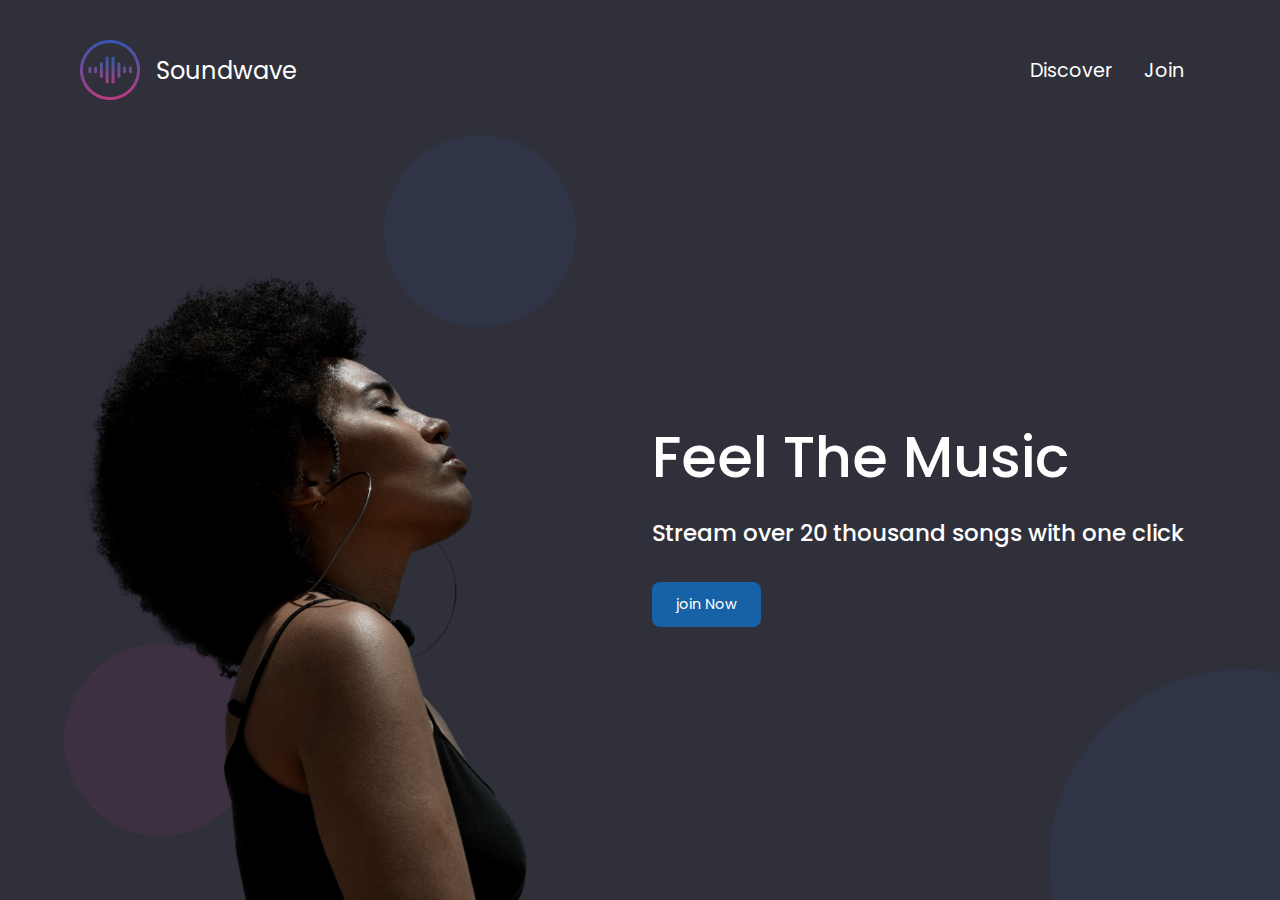
<file: Spotify Clone/index.html>
<!DOCTYPE html>
<html lang="en">
  <head>
    <meta charset="UTF-8" />
    <meta name="viewport" content="width=device-width, initial-scale=1.0" />
    <title>Spofity Clone</title>
    <link rel="stylesheet" href="styles.css" />
    <link rel="stylesheet" href="index.css" />
  </head>
  <body class="container full-height-grow">
    <header class="main-header">
      <a href="/" class="brand-logo">
        <img src="images/logo.png" />
        <div class="brand-logo-name">Soundwave</div>
      </a>
      <nav class="main-nav">
        <ul>
          <li><a href="discover.html">Discover</a></li>
          <li><a href="join.html">Join</a></li>
        </ul>
      </nav>
    </header>
    <section class="home-main-section">
      <div class="img-wrapper">
        <div class="lady-image"></div>
      </div>
      <div class="call-to-action">
        <h1 class="title">Feel The Music</h1>
        <span class="subtitle"
          >Stream over 20 thousand songs with one click</span
        >
        <a href="join.html" class="btn">join Now</a>
      </div>
    </section>
    <div class="home-page-circle-1"></div>
    <div class="home-page-circle-2"></div>
    <div class="home-page-circle-3"></div>
  </body>
</html>
</file>
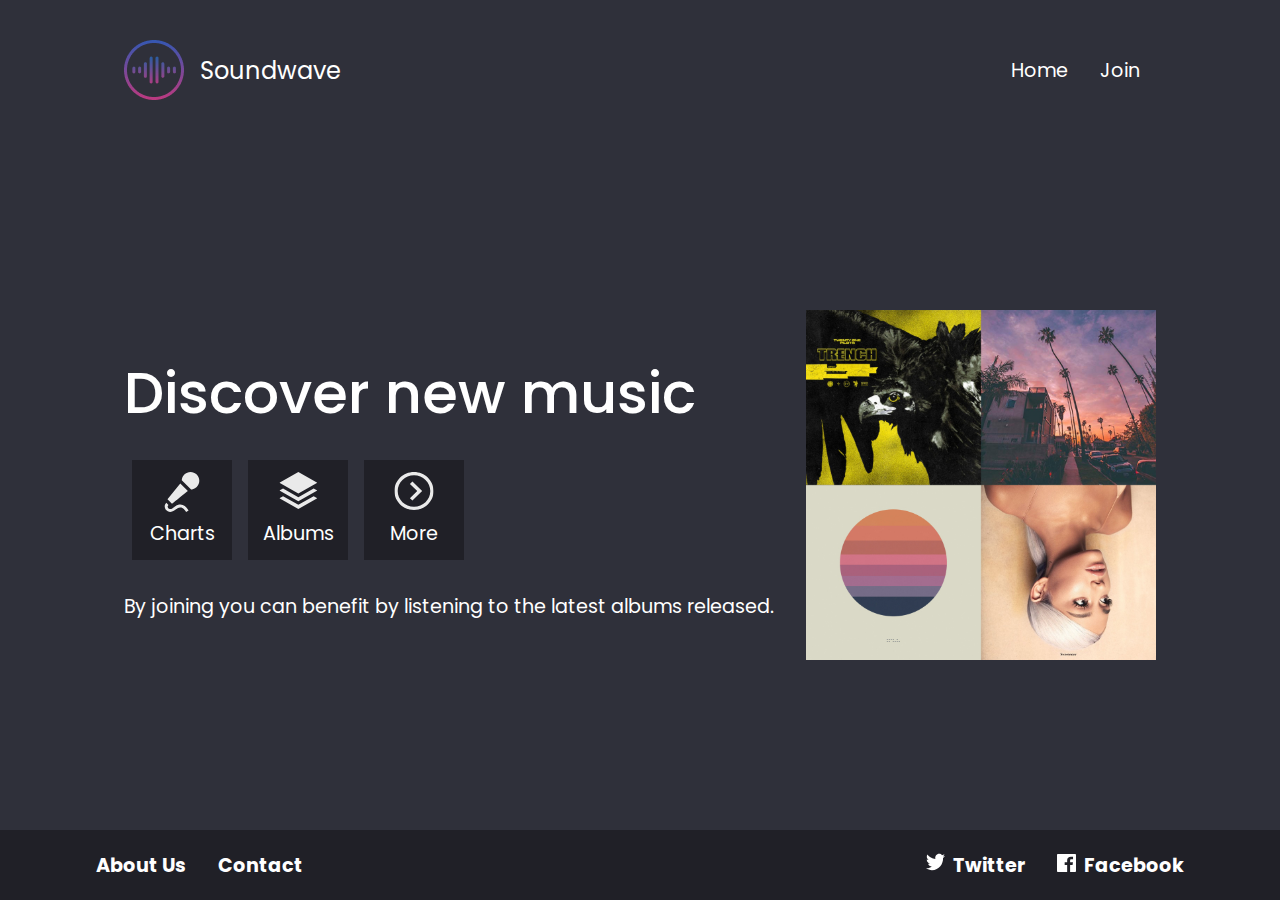
<file: Spotify Clone/discover.html>
<!DOCTYPE html>
<html lang="en">

<head>
    <meta charset="UTF-8" />
    <meta name="viewport" content="width=device-width, initial-scale=1.0" />
    <title>Discover</title>
    <link rel="stylesheet" href="styles.css" />
    <link rel="stylesheet" href="discover.css" />
</head>

<body class="full-height-grow">
    <div class="container full-height-grow">
        <header class="main-header">
            <a href="/" class="brand-logo">
                <img src="images/logo.png" />
                <div class="brand-logo-name">Soundwave</div>
            </a>
            <nav class="main-nav">
                <ul>
                    <li><a href="index.html">Home</a></li>
                    <li><a href="join.html">Join</a></li>
                </ul>
            </nav>
        </header>
        <section class="discover-main-section">
            <div class="call-to-action">
                <h1 class="title">Discover new music</h1>
                <div class="icon-section">
                    <div class="icon">
                        <img src="images/microphone.svg">
                        Charts
                    </div>
                    <div class="icon">
                        <img src="images/albums.svg">
                        Albums
                    </div>
                    <div class="icon">
                        <img src="images/more.svg">
                        More
                    </div>
                </div>
                By joining you can benefit by listening to the latest albums released.
            </div>
            <img class="covers-image" src="images/covers.jpg">
        </section>
    </div>
    <footer class="main-footer">
        <div class="container">
            <nav class="footer-nav">
                <ul>
                    <li><a href="#">About Us</a></li>
                    <li><a href="#">Contact</a></li>
                </ul>
            </nav>
            <nav class="footer-nav">
                <ul>
                    <li><a href="#" class="social-link">
                            <img src="images/twitter.svg">
                            Twitter</a></li>
                    <li><a href="#" class="social-link">
                            <img src="images/facebook.svg">
                            Facebook</a></li>
                </ul>
            </nav>
        </div>
    </footer>
</body>

</html>
</file>
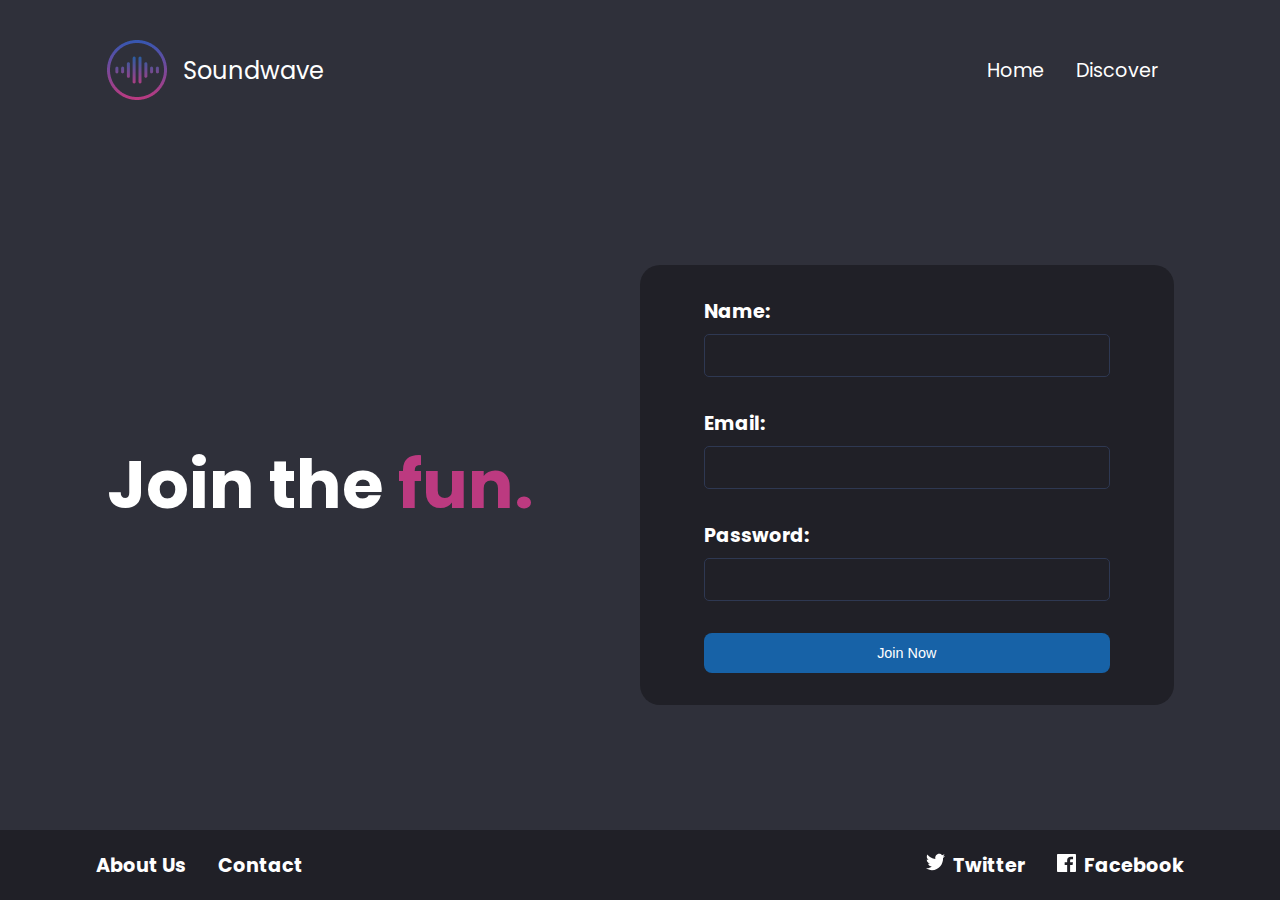
<file: Spotify Clone/join.html>
<!DOCTYPE html>
<html lang="en">

<head>
    <meta charset="UTF-8" />
    <meta name="viewport" content="width=device-width, initial-scale=1.0" />
    <title>Join</title>
    <link rel="stylesheet" href="styles.css" />
    <link rel="stylesheet" href="join.css" />
</head>

<body class="full-height-grow">
    <div class="container full-height-grow">
        <header class="main-header">
            <a href="/" class="brand-logo">
                <img src="images/logo.png" />
                <div class="brand-logo-name">Soundwave</div>
            </a>
            <nav class="main-nav">
                <ul>
                    <li><a href="index.html">Home</a></li>
                    <li><a href="discover.html">Discover</a></li>
                </ul>
            </nav>
        </header>
        <section class="join-main-section">
            <h1 class="join-text">Join the <span class="accent-text">fun.</span></h1>
            <form class="join-form">
                <div class="input-group">
                    <label>Name:</label>
                    <input type="text">
                </div>
                <div class="input-group">
                    <label>Email:</label>
                    <input type="email">
                </div>
                <div class="input-group">
                    <label>Password:</label>
                    <input type="password">
                </div>
                <div class="input-group">
                    <button type="submit" class="btn">Join Now</button>
                </div>
            </form>
        </section>
    </div>
    <footer class="main-footer">
        <div class="container">
            <nav class="footer-nav">
                <ul>
                    <li><a href="#">About Us</a></li>
                    <li><a href="#">Contact</a></li>
                </ul>
            </nav>
            <nav class="footer-nav">
                <ul>
                    <li><a href="#" class="social-link">
                            <img src="images/twitter.svg">
                            Twitter</a></li>
                    <li><a href="#" class="social-link">
                            <img src="images/facebook.svg">
                            Facebook</a></li>
                </ul>
            </nav>
        </div>
    </footer>
</body>

</html>
</file>
<file: Spotify Clone/styles.css>
@import url('https://fonts.googleapis.com/css?family=Poppins:400,500,700');

*,
*::before,
*::after {
    box-sizing: border-box;
}

body {
    padding: 0;
    margin: 0;
    background-color: #2F303A;
    font-family: Poppins, sans-serif;
    font-size: 1.2rem;
    color: white;
    min-height: 100vh;
}

.full-height-grow {
    display: flex;
    flex-direction: column;
}

.brand-logo {
    display: flex;
    align-items: center;
    font-size: 1.25em;
    color: inherit;
    text-decoration: none;
}

.brand-logo-name {
    margin-left: 1rem;
}

.main-nav ul,
.footer-nav ul {
    display: flex;
    margin: 0;
    padding: 0;
    list-style: none;
}

.main-nav a,
.footer-nav a {
    color: inherit;
    text-decoration: none;
    padding: 1rem;
}

.main-nav a:hover,
.footer-nav a:hover {
    color: #adadad;
}

.main-header,
.main-footer {
    display: flex;
    justify-content: space-between;
    align-items: center;
}

.main-header {
    height: 140px;
}

.main-footer {
    height: 70px;
    background-color: #202027;
    font-weight: bold;
}

.social-link img {
    width: 1em;
    margin-right: .25rem;
}

.main-footer .container {
    display: flex;
    justify-content: space-between;
}

.container {
    flex-grow: 1;
    max-width: 1200px;
    margin: 0 auto;
    padding: 0 40px;
}

.title {
    font-weight: 500;
    font-size: 3em;
    margin-bottom: 1rem;
    margin-top: 0;
}

.subtitle {
    font-weight: 500;
    font-size: 1.2em;
    margin-bottom: 2rem;
}

.btn {
    color: white;
    background-color: #1762a7;
    padding: .75rem 1.5rem;
    border-radius: .5rem;
    text-decoration: none;
    font-size: .9rem;
    outline: none;
    border: none;
    cursor: pointer;
}

.btn:hover {
    background-color: #2180d8;
}

.btn:focus {
    background-color: #2796ff;
}
</file>
<file: Spotify Clone/index.css>
.home-main-section {
      display: flex;
      align-items: stretch;
      justify-content: space-between;
      flex-grow: 1;
  }

  .home-main-section .img-wrapper {
      flex-grow: 1;
      flex-direction: column;
      display: flex;
      align-items: stretch;
      justify-content: flex-end;
  }

  .home-main-section .lady-image {
      background-image: url(images/landing-page-girl.png);
      flex-grow: 1;
      max-height: 70vh;
      min-width: 30vw;
      background-size: contain;
      background-repeat: no-repeat;
      background-position: bottom left;
  }

  .home-main-section .call-to-action {
      display: flex;
      flex-direction: column;
      align-items: flex-start;
      margin: 1rem;
      align-self: center;
  }

  @media (max-width: 900px) {
      .home-main-section .img-wrapper {
          display: none;
      }

      .home-main-section {
          justify-content: center;
      }
  }

  .home-page-circle-1 {
      position: absolute;
      width: 10em;
      height: 10em;
      border-radius: 50%;
      background-color: rgba(188, 58, 128, .1);
      bottom: 5vw;
      left: 5vw;
      z-index: -1;
  }

  .home-page-circle-2 {
      position: absolute;
      width: 10em;
      height: 10em;
      border-radius: 50%;
      background-color: rgba(52, 87, 178, .1);
      top: 15vh;
      left: 30vw;
      z-index: -1;
  }

  .home-page-circle-3 {
      position: absolute;
      overflow: hidden;
      /* this hides those scrollbars appearing when object is too big */
      width: 20em;
      height: 20em;
      bottom: 0;
      right: 0;
      z-index: -1;
  }

  /* We will nest a circle within the parent rectangular shape */
  .home-page-circle-3::before {
      content: '';
      transform: translate(40%, 40%);
      position: absolute;
      height: 100%;
      /* this is the % related to the parent */
      width: 100%;
      /* this is the % related to the parent */
      border-radius: 50%;
      background-color: rgba(52, 87, 178, .1);
  }
</file>
<file: Spotify Clone/discover.css>
.discover-main-section {
      display: flex;
      align-items: center;
      justify-content: space-between;
      flex-grow: 1;
  }

  .discover-main-section .covers-image {
      width: 30vw;
      margin-left: 2rem;
      height: auto;
      max-width: 350px;
  }

  .icon-section {
      display: flex;
  }

  .icon {
      display: flex;
      flex-direction: column;
      justify-content: space-between;
      align-items: center;
      margin: .5rem;
      padding: .75rem;
      width: 100px;
      height: 100px;
      background-color: #202027;
      margin-bottom: 2rem;
  }

  .icon img {
      width: 40px;
  }

  @media (max-width: 800px) {
      .discover-main-section {
          flex-direction: column;
          justify-content: center;
      }

      .discover-main-section .covers-image {
          margin-top: 2rem;
          height: 30vh;
          width: auto;
      }
  }
</file>
<file: Spotify Clone/join.css>
.join-main-section {
    display: flex;
    justify-content: space-between;
    align-items: center;
    flex-grow: 1;
}

.join-text {
    font-size: 3.5em;
    font-weight: bold;
    margin: 0;
}

.accent-text {
    color: #bc3a80
}

.join-form {
    background-color: #202027;
    width: 50vw;
    max-width: 50%;
    padding: 2rem 4rem;
    border-radius: 20px;
}

.input-group {
    margin-bottom: 2rem;
    display: flex;
    flex-direction: column;
}

.input-group:last-child {
    margin-bottom: 0;
}

.input-group label {
    font-weight: bold;
    margin-bottom: .5rem;
}

.input-group input {
    outline: none;
    background: none;
    border: 1px solid #2e3852;
    font-size: 1em;
    padding: .5em;
    color: inherit;
    border-radius: 5px;
}

.input-group input:focus {
    border-color: #596da0;
}

@media (max-width: 900px) {
    .join-main-section {
        flex-direction: column;
        justify-content: center;
    }

    .join-form {
        width: 80vw;
        max-width: inherit;
        margin: 2rem 0
    }
}
</file>
